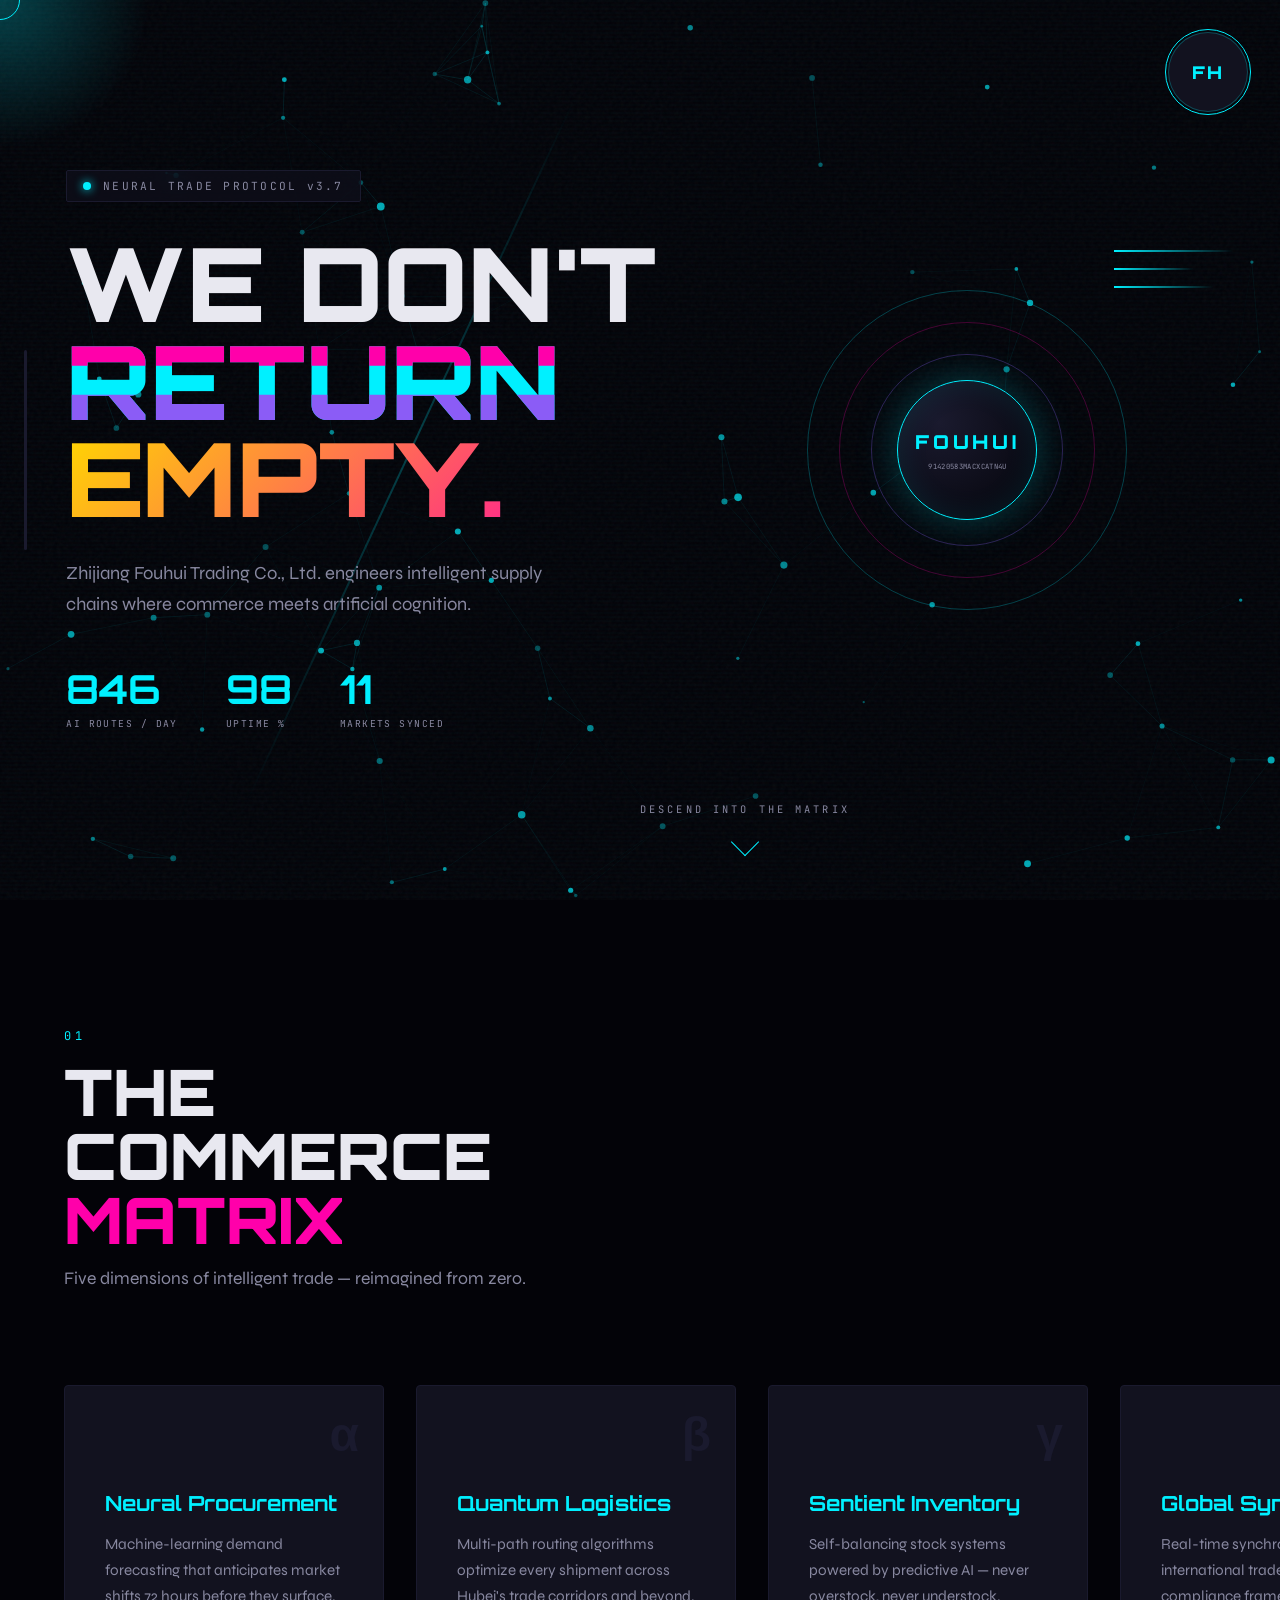
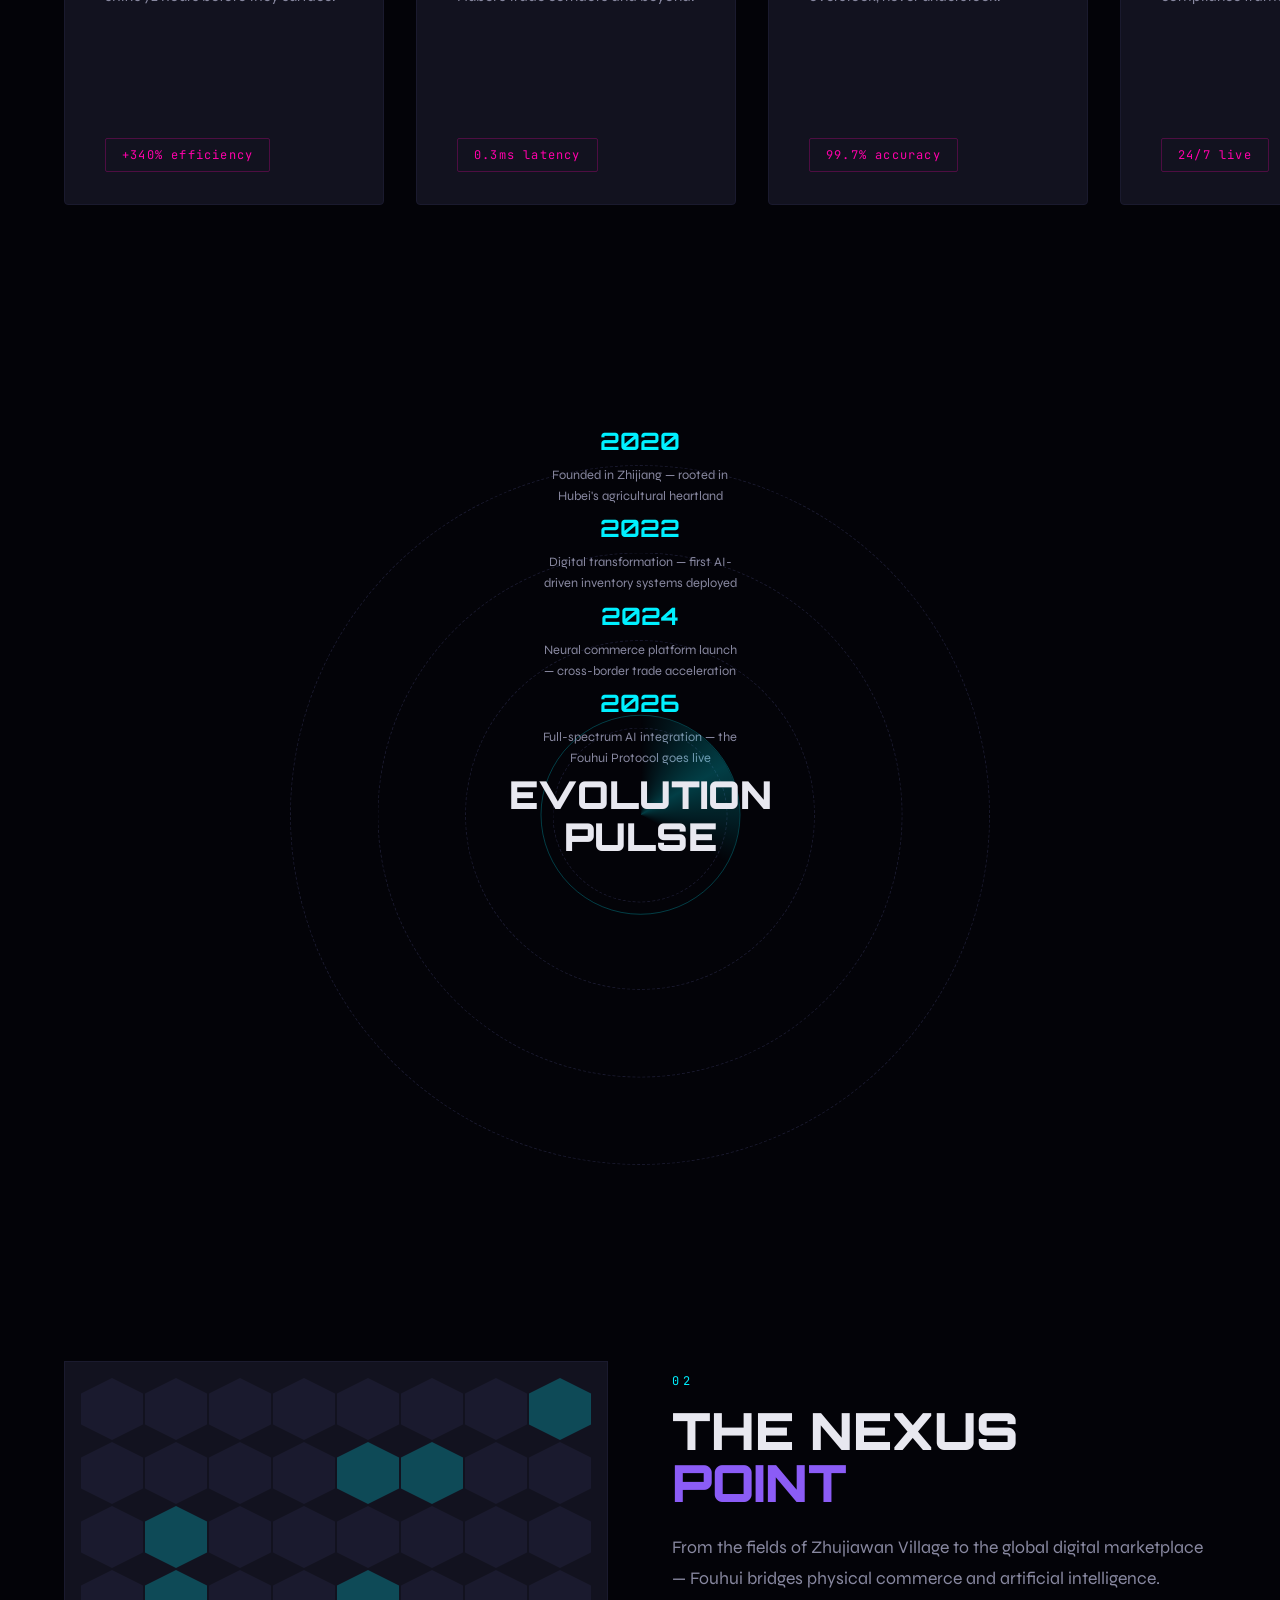
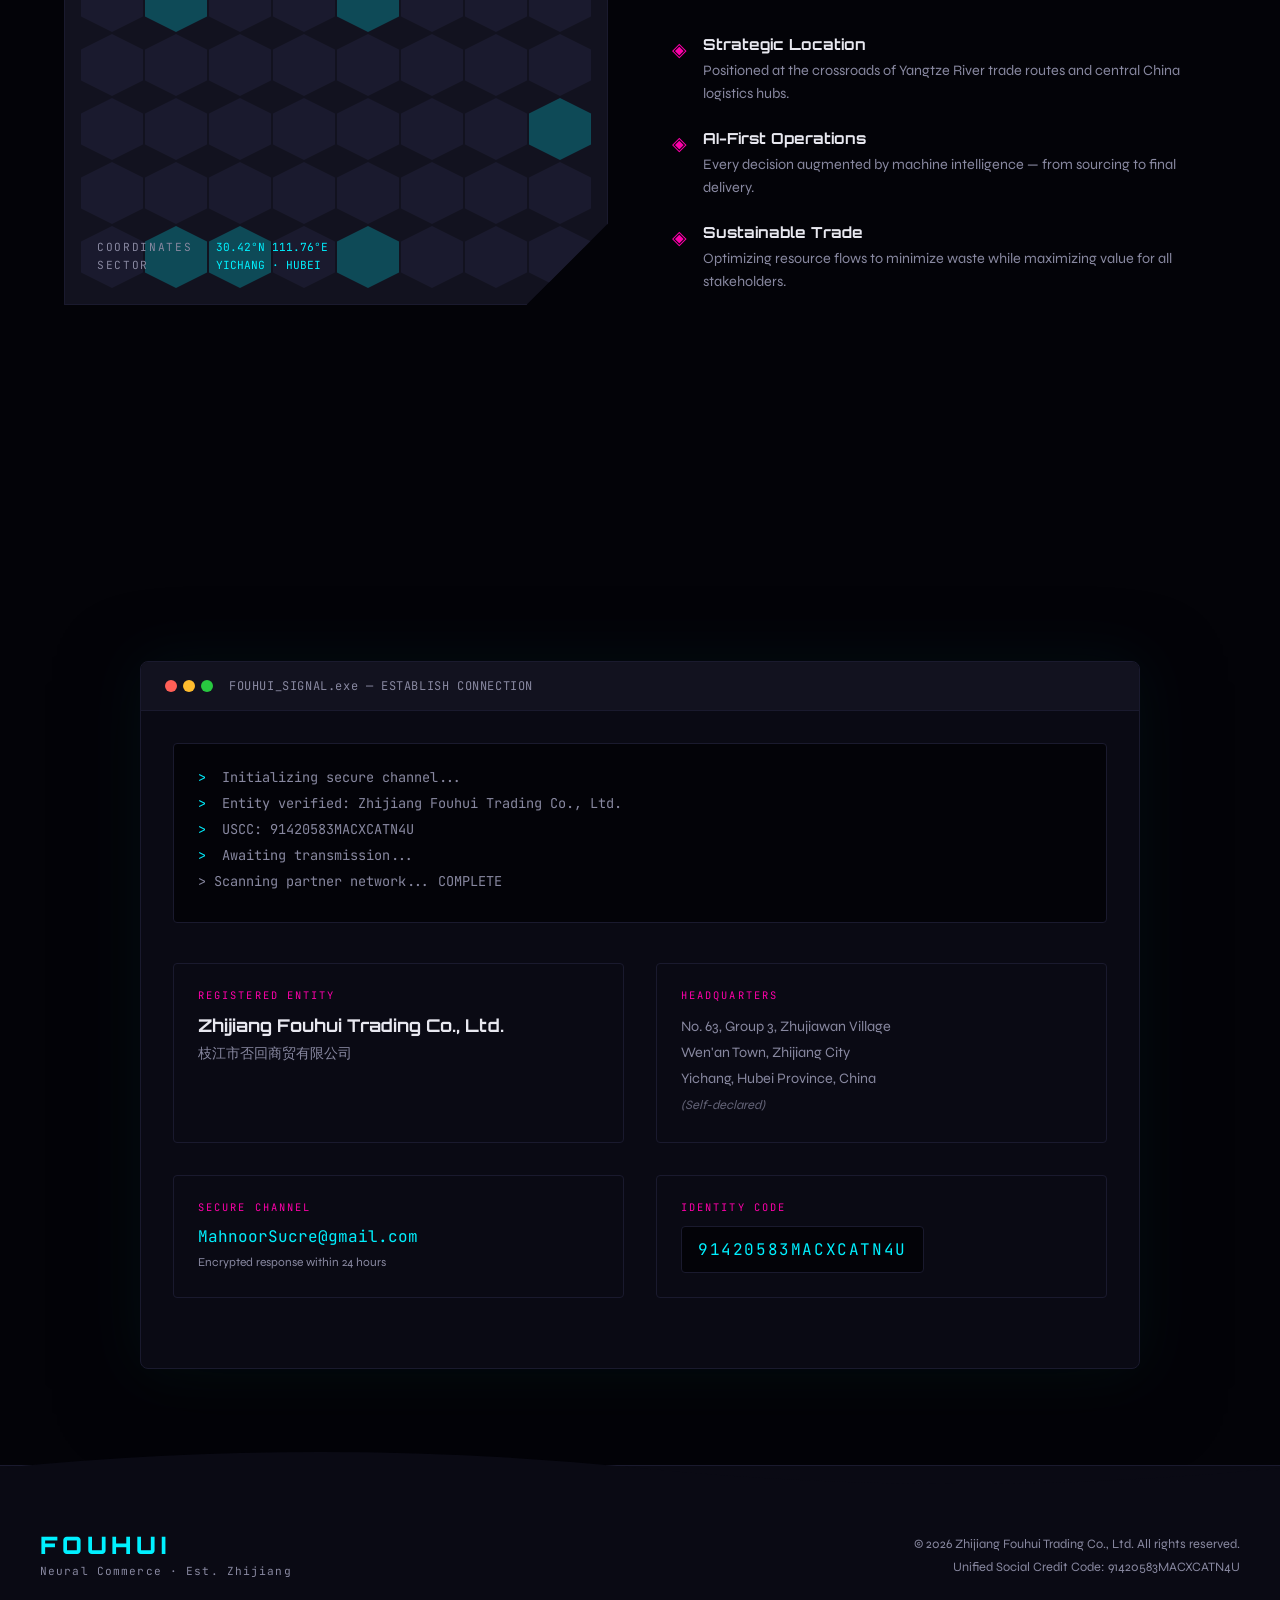
<file: index.html>
<!DOCTYPE html>
<html lang="en">
<head>
  <meta charset="UTF-8">
  <meta name="viewport" content="width=device-width, initial-scale=1.0">
  <meta name="description" content="Zhijiang Fouhui Trading Co., Ltd. — Intelligent commerce at the intersection of AI, logistics, and global trade.">
  <title>FOUHUI | Neural Commerce Nexus</title>
  <link rel="preconnect" href="https://fonts.googleapis.com">
  <link rel="preconnect" href="https://fonts.gstatic.com" crossorigin>
  <link href="https://fonts.googleapis.com/css2?family=Orbitron:wght@400;700;900&family=Syne:wght@400;600;800&family=JetBrains+Mono:wght@300;400&display=swap" rel="stylesheet">
  <link rel="stylesheet" href="styles.css">
</head>
<body>
  <div class="cursor-glow" id="cursorGlow"></div>
  <div class="cursor-ring" id="cursorRing"></div>

  <canvas id="neuralCanvas" aria-hidden="true"></canvas>
  <div class="scanlines" aria-hidden="true"></div>
  <div class="grain" aria-hidden="true"></div>

  <!-- Orbital Navigation -->
  <nav class="orbital-nav" aria-label="Primary navigation">
    <button class="orbital-core" id="navToggle" aria-expanded="false" aria-label="Open navigation">
      <span class="core-pulse"></span>
      <span class="core-text">FH</span>
    </button>
    <div class="orbital-ring" id="orbitalRing">
      <a href="#genesis" class="orbit-link" data-index="0"><span>GENESIS</span></a>
      <a href="#matrix" class="orbit-link" data-index="1"><span>MATRIX</span></a>
      <a href="#pulse" class="orbit-link" data-index="2"><span>PULSE</span></a>
      <a href="#nexus" class="orbit-link" data-index="3"><span>NEXUS</span></a>
      <a href="#signal" class="orbit-link" data-index="4"><span>SIGNAL</span></a>
    </div>
  </nav>

  <div class="progress-helix" aria-hidden="true">
    <div class="helix-fill" id="helixFill"></div>
  </div>

  <main>
    <!-- HERO: Diagonal Split Immersion -->
    <section id="genesis" class="section hero" data-section="0">
      <div class="hero-diagonal">
        <div class="hero-left">
          <div class="hero-badge">
            <span class="badge-dot"></span>
            NEURAL TRADE PROTOCOL v3.7
          </div>
          <h1 class="hero-title">
            <span class="title-line" data-delay="0">WE DON'T</span>
            <span class="title-line glitch" data-text="RETURN" data-delay="1">RETURN</span>
            <span class="title-line accent" data-delay="2">EMPTY.</span>
          </h1>
          <p class="hero-sub">
            Zhijiang Fouhui Trading Co., Ltd. engineers intelligent supply chains
            where commerce meets artificial cognition.
          </p>
          <div class="hero-stats">
            <div class="stat-cell">
              <span class="stat-num" data-target="847">0</span>
              <span class="stat-label">AI ROUTES / DAY</span>
            </div>
            <div class="stat-cell">
              <span class="stat-num" data-target="99">0</span>
              <span class="stat-label">UPTIME %</span>
            </div>
            <div class="stat-cell">
              <span class="stat-num" data-target="12">0</span>
              <span class="stat-label">MARKETS SYNCED</span>
            </div>
          </div>
        </div>
        <div class="hero-right">
          <div class="hologram-sphere">
            <div class="sphere-ring ring-1"></div>
            <div class="sphere-ring ring-2"></div>
            <div class="sphere-ring ring-3"></div>
            <div class="sphere-core">
              <span>FOUHUI</span>
              <small>91420583MACXCATN4U</small>
            </div>
          </div>
          <div class="data-stream">
            <div class="stream-line"></div>
            <div class="stream-line"></div>
            <div class="stream-line"></div>
          </div>
        </div>
      </div>
      <div class="scroll-invite">
        <span>DESCEND INTO THE MATRIX</span>
        <div class="scroll-arrow"></div>
      </div>
    </section>

    <!-- MATRIX: Horizontal Cascade Cards -->
    <section id="matrix" class="section matrix-section" data-section="1">
      <div class="section-header skew-header">
        <span class="section-index">01</span>
        <h2>THE COMMERCE<br><em>MATRIX</em></h2>
        <p>Five dimensions of intelligent trade — reimagined from zero.</p>
      </div>
      <div class="cascade-track" id="cascadeTrack">
        <article class="cascade-card" data-tilt>
          <div class="card-glow"></div>
          <span class="card-num">α</span>
          <h3>Neural Procurement</h3>
          <p>Machine-learning demand forecasting that anticipates market shifts 72 hours before they surface.</p>
          <div class="card-metric">+340% efficiency</div>
        </article>
        <article class="cascade-card" data-tilt>
          <div class="card-glow"></div>
          <span class="card-num">β</span>
          <h3>Quantum Logistics</h3>
          <p>Multi-path routing algorithms optimize every shipment across Hubei's trade corridors and beyond.</p>
          <div class="card-metric">0.3ms latency</div>
        </article>
        <article class="cascade-card" data-tilt>
          <div class="card-glow"></div>
          <span class="card-num">γ</span>
          <h3>Sentient Inventory</h3>
          <p>Self-balancing stock systems powered by predictive AI — never overstock, never understock.</p>
          <div class="card-metric">99.7% accuracy</div>
        </article>
        <article class="cascade-card" data-tilt>
          <div class="card-glow"></div>
          <span class="card-num">δ</span>
          <h3>Global Sync</h3>
          <p>Real-time synchronization with international trade networks and compliance frameworks.</p>
          <div class="card-metric">24/7 live</div>
        </article>
        <article class="cascade-card" data-tilt>
          <div class="card-glow"></div>
          <span class="card-num">ε</span>
          <h3>Trust Protocol</h3>
          <p>Blockchain-verified transactions and transparent supply chain provenance for every partner.</p>
          <div class="card-metric">100% traceable</div>
        </article>
      </div>
    </section>

    <!-- PULSE: Radial Timeline -->
    <section id="pulse" class="section pulse-section" data-section="2">
      <div class="pulse-container">
        <div class="pulse-center">
          <div class="pulse-radar"></div>
          <h2>EVOLUTION<br>PULSE</h2>
        </div>
        <div class="pulse-orbit orbit-1">
          <div class="pulse-node" data-year="2020">
            <span class="node-year">2020</span>
            <span class="node-event">Founded in Zhijiang — rooted in Hubei's agricultural heartland</span>
          </div>
        </div>
        <div class="pulse-orbit orbit-2">
          <div class="pulse-node" data-year="2022">
            <span class="node-year">2022</span>
            <span class="node-event">Digital transformation — first AI-driven inventory systems deployed</span>
          </div>
        </div>
        <div class="pulse-orbit orbit-3">
          <div class="pulse-node" data-year="2024">
            <span class="node-year">2024</span>
            <span class="node-event">Neural commerce platform launch — cross-border trade acceleration</span>
          </div>
        </div>
        <div class="pulse-orbit orbit-4">
          <div class="pulse-node" data-year="2026">
            <span class="node-year">2026</span>
            <span class="node-event">Full-spectrum AI integration — the Fouhui Protocol goes live</span>
          </div>
        </div>
      </div>
    </section>

    <!-- NEXUS: Split Reveal -->
    <section id="nexus" class="section nexus-section" data-section="3">
      <div class="nexus-grid">
        <div class="nexus-visual">
          <div class="hex-grid" id="hexGrid"></div>
          <div class="nexus-overlay">
            <span class="overlay-label">COORDINATES</span>
            <span class="overlay-value">30.42°N 111.76°E</span>
            <span class="overlay-label">SECTOR</span>
            <span class="overlay-value">YICHANG · HUBEI</span>
          </div>
        </div>
        <div class="nexus-content">
          <span class="section-index">02</span>
          <h2>THE NEXUS<br><em>POINT</em></h2>
          <p class="nexus-lead">
            From the fields of Zhujiawan Village to the global digital marketplace —
            Fouhui bridges physical commerce and artificial intelligence.
          </p>
          <ul class="nexus-list">
            <li>
              <span class="list-icon">◈</span>
              <div>
                <strong>Strategic Location</strong>
                <p>Positioned at the crossroads of Yangtze River trade routes and central China logistics hubs.</p>
              </div>
            </li>
            <li>
              <span class="list-icon">◈</span>
              <div>
                <strong>AI-First Operations</strong>
                <p>Every decision augmented by machine intelligence — from sourcing to final delivery.</p>
              </div>
            </li>
            <li>
              <span class="list-icon">◈</span>
              <div>
                <strong>Sustainable Trade</strong>
                <p>Optimizing resource flows to minimize waste while maximizing value for all stakeholders.</p>
              </div>
            </li>
          </ul>
        </div>
      </div>
    </section>

    <!-- SIGNAL: Contact Terminal -->
    <section id="signal" class="section signal-section" data-section="4">
      <div class="signal-terminal">
        <div class="terminal-header">
          <div class="terminal-dots">
            <span></span><span></span><span></span>
          </div>
          <span class="terminal-title">FOUHUI_SIGNAL.exe — ESTABLISH CONNECTION</span>
        </div>
        <div class="terminal-body">
          <div class="terminal-output" id="terminalOutput">
            <p class="term-line"><span class="prompt">></span> Initializing secure channel...</p>
            <p class="term-line"><span class="prompt">></span> Entity verified: Zhijiang Fouhui Trading Co., Ltd.</p>
            <p class="term-line"><span class="prompt">></span> USCC: 91420583MACXCATN4U</p>
            <p class="term-line"><span class="prompt">></span> Awaiting transmission...</p>
          </div>
          <div class="contact-grid">
            <div class="contact-block">
              <span class="contact-label">REGISTERED ENTITY</span>
              <h3>Zhijiang Fouhui Trading Co., Ltd.</h3>
              <p class="contact-cn">枝江市否回商贸有限公司</p>
            </div>
            <div class="contact-block">
              <span class="contact-label">HEADQUARTERS</span>
              <address>
                No. 63, Group 3, Zhujiawan Village<br>
                Wen'an Town, Zhijiang City<br>
                Yichang, Hubei Province, China<br>
                <em>(Self-declared)</em>
              </address>
            </div>
            <div class="contact-block">
              <span class="contact-label">SECURE CHANNEL</span>
              <a href="mailto:MahnoorSucre@gmail.com" class="contact-email">
                <span class="email-glow">MahnoorSucre@gmail.com</span>
              </a>
              <p class="contact-hint">Encrypted response within 24 hours</p>
            </div>
            <div class="contact-block">
              <span class="contact-label">IDENTITY CODE</span>
              <code class="uscc">91420583MACXCATN4U</code>
            </div>
          </div>
        </div>
      </div>
    </section>
  </main>

  <footer class="site-footer">
    <div class="footer-inner">
      <div class="footer-brand">
        <span class="footer-logo">FOUHUI</span>
        <span class="footer-tag">Neural Commerce · Est. Zhijiang</span>
      </div>
      <div class="footer-legal">
        <p>&copy; 2026 Zhijiang Fouhui Trading Co., Ltd. All rights reserved.</p>
        <p>Unified Social Credit Code: 91420583MACXCATN4U</p>
      </div>
      <div class="footer-wave" aria-hidden="true">
        <svg viewBox="0 0 1200 60" preserveAspectRatio="none">
          <path d="M0,30 Q300,0 600,30 T1200,30 L1200,60 L0,60 Z" fill="currentColor"/>
        </svg>
      </div>
    </div>
  </footer>

  <script src="script.js"></script>
</body>
</html>
</file>
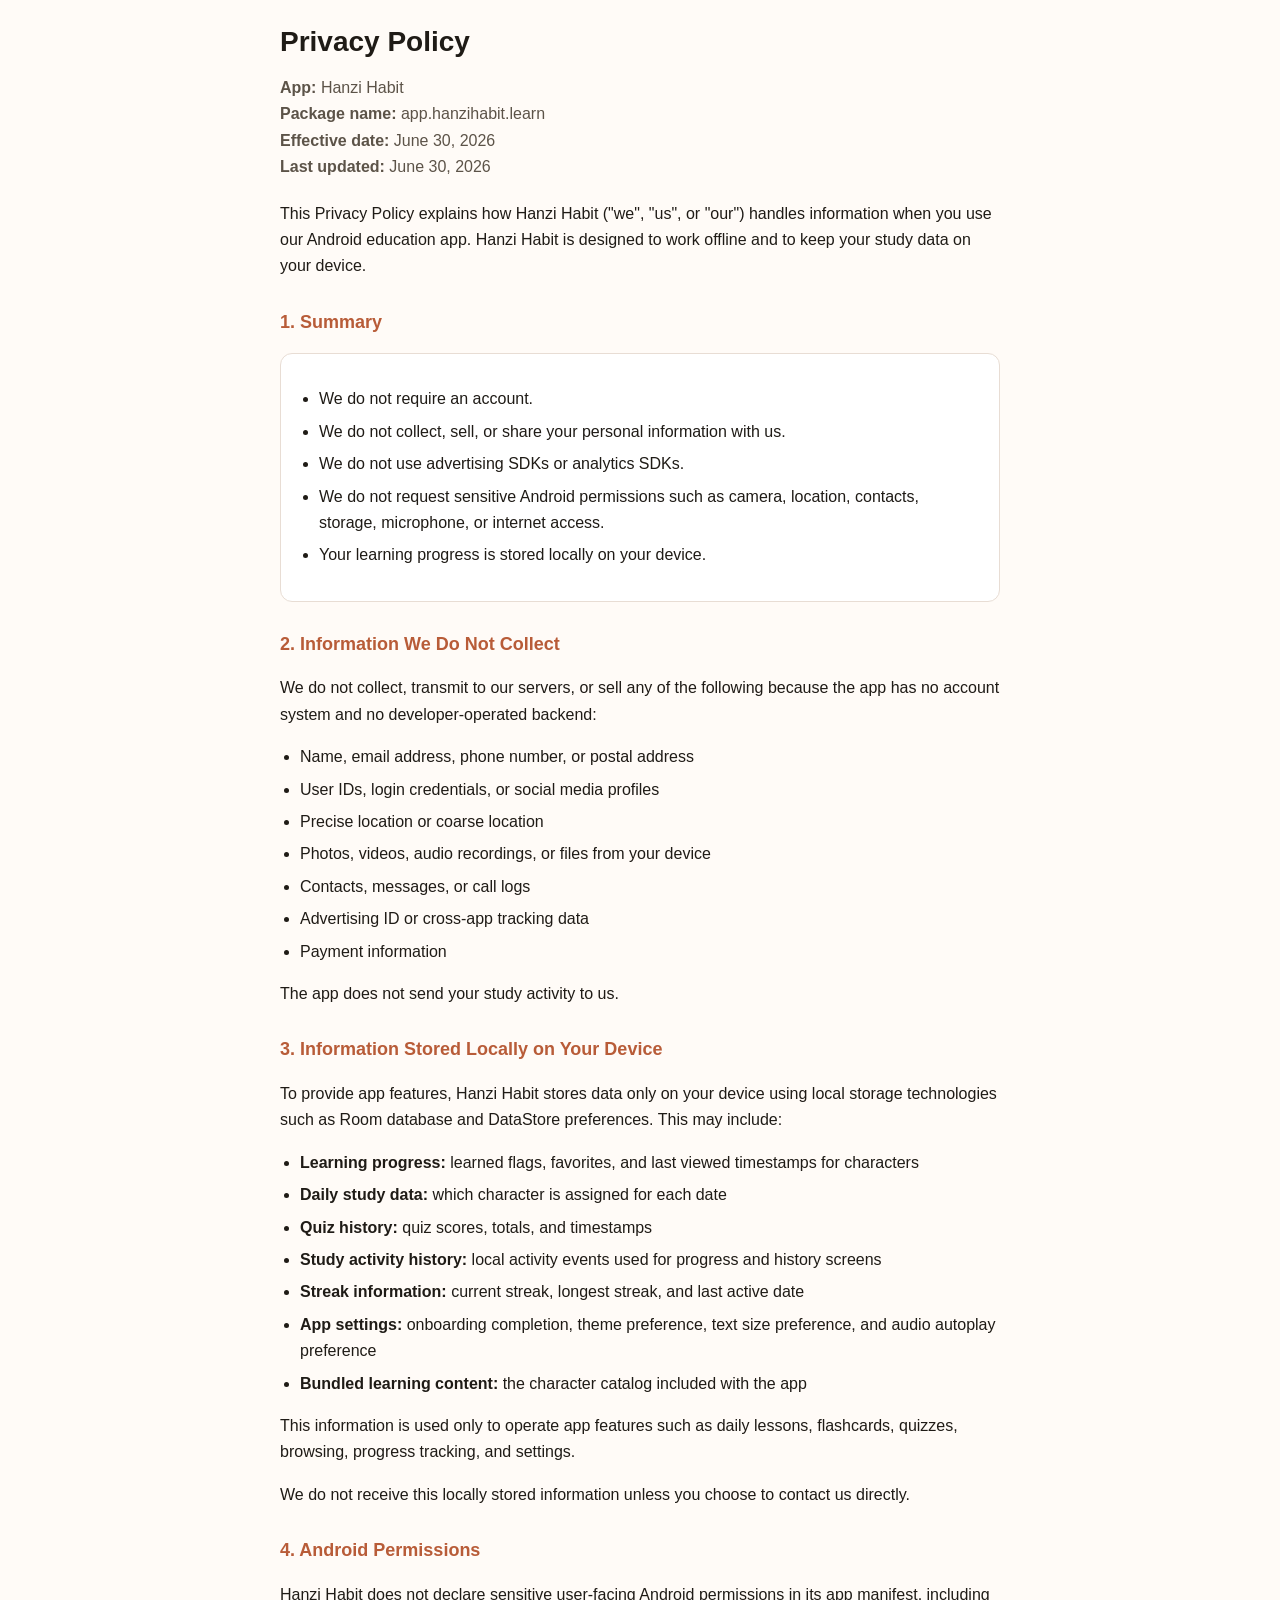
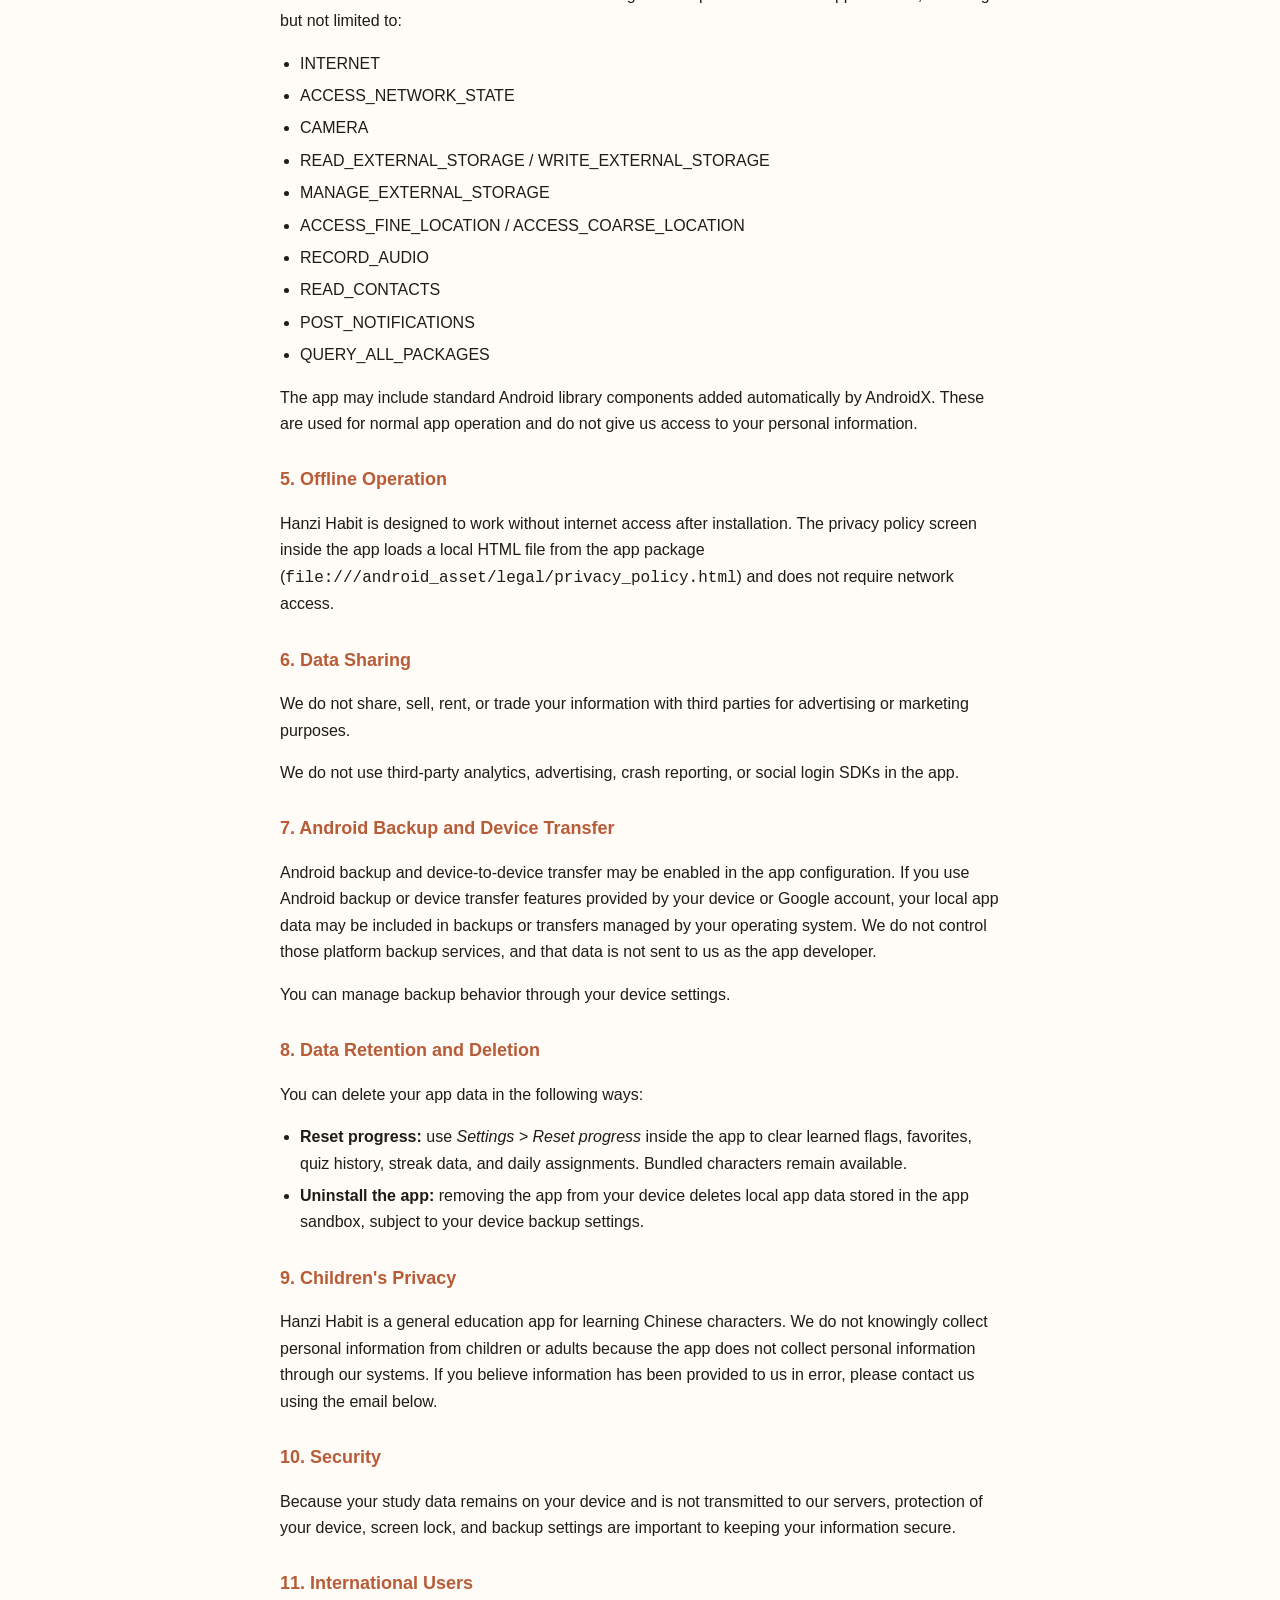
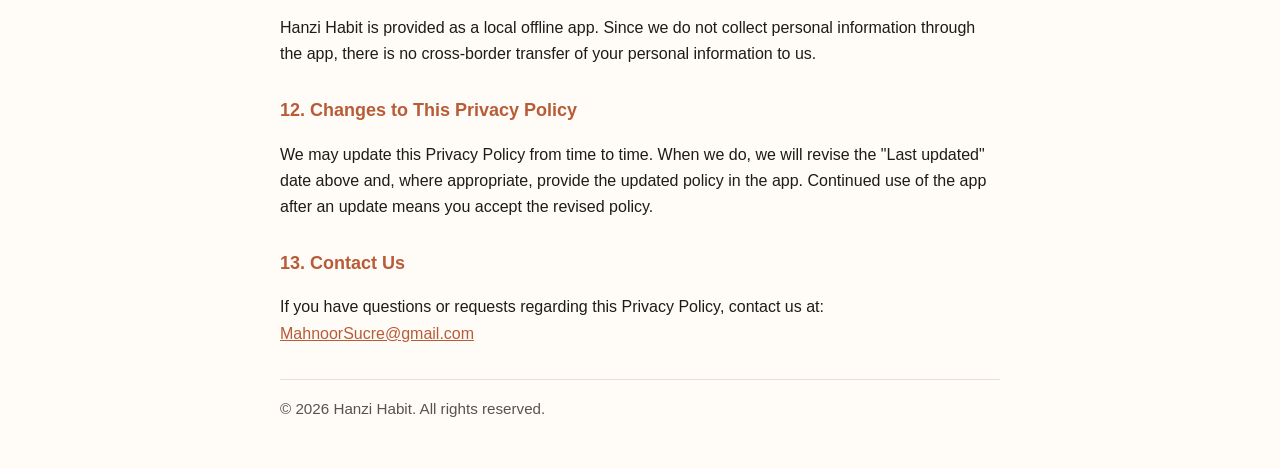
<file: privacy_policy.html>
﻿<!DOCTYPE html>
<html lang="en">
<head>
    <meta charset="utf-8" />
    <meta name="viewport" content="width=device-width, initial-scale=1" />
    <title>Privacy Policy - Hanzi Habit</title>
    <style>
        :root {
            color-scheme: light;
            --text: #1f1b16;
            --muted: #5c5348;
            --bg: #fffbf7;
            --accent: #b85c38;
            --border: #e8ddd4;
        }

        * {
            box-sizing: border-box;
        }

        body {
            margin: 0;
            font-family: -apple-system, BlinkMacSystemFont, "Segoe UI", Roboto, Helvetica, Arial, sans-serif;
            line-height: 1.65;
            color: var(--text);
            background: var(--bg);
        }

        main {
            max-width: 760px;
            margin: 0 auto;
            padding: 24px 20px 48px;
        }

        h1 {
            font-size: 1.75rem;
            line-height: 1.25;
            margin: 0 0 8px;
        }

        h2 {
            font-size: 1.125rem;
            margin: 28px 0 10px;
            color: var(--accent);
        }

        p,
        li {
            font-size: 1rem;
        }

        .meta {
            color: var(--muted);
            margin-bottom: 20px;
        }

        ul {
            padding-left: 1.25rem;
        }

        li + li {
            margin-top: 6px;
        }

        a {
            color: var(--accent);
            word-break: break-word;
        }

        .card {
            border: 1px solid var(--border);
            border-radius: 12px;
            padding: 16px 18px;
            background: #ffffff;
            margin: 16px 0;
        }

        footer {
            margin-top: 32px;
            padding-top: 16px;
            border-top: 1px solid var(--border);
            color: var(--muted);
            font-size: 0.95rem;
        }
    </style>
</head>
<body>
<main>
    <h1>Privacy Policy</h1>
    <p class="meta"><strong>App:</strong> Hanzi Habit<br /><strong>Package name:</strong> app.hanzihabit.learn<br /><strong>Effective date:</strong> June 30, 2026<br /><strong>Last updated:</strong> June 30, 2026</p>

    <p>
        This Privacy Policy explains how Hanzi Habit ("we", "us", or "our") handles information when you use our Android education app.
        Hanzi Habit is designed to work offline and to keep your study data on your device.
    </p>

    <h2>1. Summary</h2>
    <div class="card">
        <ul>
            <li>We do not require an account.</li>
            <li>We do not collect, sell, or share your personal information with us.</li>
            <li>We do not use advertising SDKs or analytics SDKs.</li>
            <li>We do not request sensitive Android permissions such as camera, location, contacts, storage, microphone, or internet access.</li>
            <li>Your learning progress is stored locally on your device.</li>
        </ul>
    </div>

    <h2>2. Information We Do Not Collect</h2>
    <p>We do not collect, transmit to our servers, or sell any of the following because the app has no account system and no developer-operated backend:</p>
    <ul>
        <li>Name, email address, phone number, or postal address</li>
        <li>User IDs, login credentials, or social media profiles</li>
        <li>Precise location or coarse location</li>
        <li>Photos, videos, audio recordings, or files from your device</li>
        <li>Contacts, messages, or call logs</li>
        <li>Advertising ID or cross-app tracking data</li>
        <li>Payment information</li>
    </ul>
    <p>The app does not send your study activity to us.</p>

    <h2>3. Information Stored Locally on Your Device</h2>
    <p>To provide app features, Hanzi Habit stores data only on your device using local storage technologies such as Room database and DataStore preferences. This may include:</p>
    <ul>
        <li><strong>Learning progress:</strong> learned flags, favorites, and last viewed timestamps for characters</li>
        <li><strong>Daily study data:</strong> which character is assigned for each date</li>
        <li><strong>Quiz history:</strong> quiz scores, totals, and timestamps</li>
        <li><strong>Study activity history:</strong> local activity events used for progress and history screens</li>
        <li><strong>Streak information:</strong> current streak, longest streak, and last active date</li>
        <li><strong>App settings:</strong> onboarding completion, theme preference, text size preference, and audio autoplay preference</li>
        <li><strong>Bundled learning content:</strong> the character catalog included with the app</li>
    </ul>
    <p>This information is used only to operate app features such as daily lessons, flashcards, quizzes, browsing, progress tracking, and settings.</p>
    <p>We do not receive this locally stored information unless you choose to contact us directly.</p>

    <h2>4. Android Permissions</h2>
    <p>Hanzi Habit does not declare sensitive user-facing Android permissions in its app manifest, including but not limited to:</p>
    <ul>
        <li>INTERNET</li>
        <li>ACCESS_NETWORK_STATE</li>
        <li>CAMERA</li>
        <li>READ_EXTERNAL_STORAGE / WRITE_EXTERNAL_STORAGE</li>
        <li>MANAGE_EXTERNAL_STORAGE</li>
        <li>ACCESS_FINE_LOCATION / ACCESS_COARSE_LOCATION</li>
        <li>RECORD_AUDIO</li>
        <li>READ_CONTACTS</li>
        <li>POST_NOTIFICATIONS</li>
        <li>QUERY_ALL_PACKAGES</li>
    </ul>
    <p>
        The app may include standard Android library components added automatically by AndroidX.
        These are used for normal app operation and do not give us access to your personal information.
    </p>

    <h2>5. Offline Operation</h2>
    <p>
        Hanzi Habit is designed to work without internet access after installation.
        The privacy policy screen inside the app loads a local HTML file from the app package
        (<code>file:///android_asset/legal/privacy_policy.html</code>) and does not require network access.
    </p>

    <h2>6. Data Sharing</h2>
    <p>We do not share, sell, rent, or trade your information with third parties for advertising or marketing purposes.</p>
    <p>We do not use third-party analytics, advertising, crash reporting, or social login SDKs in the app.</p>

    <h2>7. Android Backup and Device Transfer</h2>
    <p>
        Android backup and device-to-device transfer may be enabled in the app configuration.
        If you use Android backup or device transfer features provided by your device or Google account,
        your local app data may be included in backups or transfers managed by your operating system.
        We do not control those platform backup services, and that data is not sent to us as the app developer.
    </p>
    <p>You can manage backup behavior through your device settings.</p>

    <h2>8. Data Retention and Deletion</h2>
    <p>You can delete your app data in the following ways:</p>
    <ul>
        <li><strong>Reset progress:</strong> use <em>Settings &gt; Reset progress</em> inside the app to clear learned flags, favorites, quiz history, streak data, and daily assignments. Bundled characters remain available.</li>
        <li><strong>Uninstall the app:</strong> removing the app from your device deletes local app data stored in the app sandbox, subject to your device backup settings.</li>
    </ul>

    <h2>9. Children's Privacy</h2>
    <p>
        Hanzi Habit is a general education app for learning Chinese characters.
        We do not knowingly collect personal information from children or adults because the app does not collect personal information through our systems.
        If you believe information has been provided to us in error, please contact us using the email below.
    </p>

    <h2>10. Security</h2>
    <p>
        Because your study data remains on your device and is not transmitted to our servers,
        protection of your device, screen lock, and backup settings are important to keeping your information secure.
    </p>

    <h2>11. International Users</h2>
    <p>
        Hanzi Habit is provided as a local offline app.
        Since we do not collect personal information through the app, there is no cross-border transfer of your personal information to us.
    </p>

    <h2>12. Changes to This Privacy Policy</h2>
    <p>
        We may update this Privacy Policy from time to time.
        When we do, we will revise the "Last updated" date above and, where appropriate, provide the updated policy in the app.
        Continued use of the app after an update means you accept the revised policy.
    </p>

    <h2>13. Contact Us</h2>
    <p>
        If you have questions or requests regarding this Privacy Policy, contact us at:
        <a href="mailto:MahnoorSucre@gmail.com">MahnoorSucre@gmail.com</a>
    </p>

    <footer>
        &copy; 2026 Hanzi Habit. All rights reserved.
    </footer>
</main>
</body>
</html>
</file>
<file: styles.css>
/* ============================================
   FOUHUI — Neural Commerce Nexus
   Unconventional AI-Tech Visual System
   ============================================ */

:root {
  --void: #030308;
  --deep: #0a0a14;
  --surface: #12121f;
  --elevated: #1a1a2e;
  --cyan: #00f0ff;
  --cyan-dim: #00f0ff40;
  --magenta: #ff00aa;
  --magenta-dim: #ff00aa40;
  --violet: #8b5cf6;
  --gold: #ffd700;
  --text: #e8e8f0;
  --text-dim: #8888a0;
  --font-display: 'Orbitron', sans-serif;
  --font-body: 'Syne', sans-serif;
  --font-mono: 'JetBrains Mono', monospace;
}

*, *::before, *::after {
  margin: 0;
  padding: 0;
  box-sizing: border-box;
}

html {
  scroll-behavior: smooth;
  font-size: 16px;
}

body {
  font-family: var(--font-body);
  background: var(--void);
  color: var(--text);
  overflow-x: hidden;
  cursor: none;
}

::selection {
  background: var(--cyan);
  color: var(--void);
}

/* ---- Custom Cursor ---- */
.cursor-glow {
  position: fixed;
  width: 300px;
  height: 300px;
  border-radius: 50%;
  background: radial-gradient(circle, var(--cyan-dim) 0%, transparent 70%);
  pointer-events: none;
  z-index: 9998;
  transform: translate(-50%, -50%);
  transition: opacity 0.3s;
  mix-blend-mode: screen;
}

.cursor-ring {
  position: fixed;
  width: 40px;
  height: 40px;
  border: 1px solid var(--cyan);
  border-radius: 50%;
  pointer-events: none;
  z-index: 9999;
  transform: translate(-50%, -50%);
  transition: width 0.2s, height 0.2s, border-color 0.2s;
}

body:has(a:hover) .cursor-ring,
body:has(button:hover) .cursor-ring {
  width: 60px;
  height: 60px;
  border-color: var(--magenta);
}

/* ---- Canvas & Overlays ---- */
#neuralCanvas {
  position: fixed;
  inset: 0;
  z-index: 0;
  pointer-events: none;
}

.scanlines {
  position: fixed;
  inset: 0;
  z-index: 1;
  pointer-events: none;
  background: repeating-linear-gradient(
    0deg,
    transparent,
    transparent 2px,
    rgba(0, 240, 255, 0.015) 2px,
    rgba(0, 240, 255, 0.015) 4px
  );
}

.grain {
  position: fixed;
  inset: 0;
  z-index: 2;
  pointer-events: none;
  opacity: 0.04;
  background-image: url("data:image/svg+xml,%3Csvg viewBox='0 0 256 256' xmlns='http://www.w3.org/2000/svg'%3E%3Cfilter id='n'%3E%3CfeTurbulence type='fractalNoise' baseFrequency='0.9' numOctaves='4' stitchTiles='stitch'/%3E%3C/filter%3E%3Crect width='100%25' height='100%25' filter='url(%23n)'/%3E%3C/svg%3E");
}

/* ---- Orbital Navigation ---- */
.orbital-nav {
  position: fixed;
  top: 2rem;
  right: 2rem;
  z-index: 1000;
  width: 80px;
  height: 80px;
}

.orbital-core {
  position: absolute;
  inset: 0;
  border: none;
  border-radius: 50%;
  background: var(--surface);
  border: 1px solid var(--cyan-dim);
  cursor: none;
  display: flex;
  align-items: center;
  justify-content: center;
  z-index: 2;
  transition: transform 0.4s cubic-bezier(0.34, 1.56, 0.64, 1);
}

.orbital-core:hover {
  transform: scale(1.1);
}

.core-pulse {
  position: absolute;
  inset: -4px;
  border-radius: 50%;
  border: 1px solid var(--cyan);
  animation: corePulse 2s ease-in-out infinite;
}

.core-text {
  font-family: var(--font-display);
  font-weight: 900;
  font-size: 1.1rem;
  color: var(--cyan);
  letter-spacing: 0.1em;
}

.orbital-ring {
  position: absolute;
  top: 50%;
  left: 50%;
  width: 0;
  height: 0;
  transition: none;
}

.orbital-ring.open .orbit-link {
  opacity: 1;
  pointer-events: auto;
}

.orbit-link {
  position: absolute;
  width: 70px;
  height: 70px;
  border-radius: 50%;
  background: var(--elevated);
  border: 1px solid var(--magenta-dim);
  display: flex;
  align-items: center;
  justify-content: center;
  text-decoration: none;
  opacity: 0;
  pointer-events: none;
  transition: opacity 0.3s, transform 0.3s, border-color 0.3s, background 0.3s;
  transform: translate(-50%, -50%);
}

.orbit-link span {
  font-family: var(--font-mono);
  font-size: 0.55rem;
  color: var(--text);
  letter-spacing: 0.15em;
}

.orbit-link:hover {
  border-color: var(--magenta);
  background: var(--magenta-dim);
  transform: translate(-50%, -50%) scale(1.15);
}

/* ---- Progress Helix ---- */
.progress-helix {
  position: fixed;
  left: 1.5rem;
  top: 50%;
  transform: translateY(-50%);
  width: 3px;
  height: 200px;
  background: var(--elevated);
  border-radius: 3px;
  z-index: 100;
  overflow: hidden;
}

.helix-fill {
  width: 100%;
  height: 0%;
  background: linear-gradient(180deg, var(--cyan), var(--magenta));
  border-radius: 3px;
  transition: height 0.1s linear;
  box-shadow: 0 0 20px var(--cyan-dim);
}

/* ---- Sections Base ---- */
main {
  position: relative;
  z-index: 10;
}

.section {
  min-height: 100vh;
  position: relative;
  padding: 4rem 2rem;
}

.section-index {
  font-family: var(--font-mono);
  font-size: 0.75rem;
  color: var(--cyan);
  letter-spacing: 0.3em;
  display: block;
  margin-bottom: 1rem;
}

/* ---- HERO ---- */
.hero {
  display: flex;
  flex-direction: column;
  justify-content: center;
  padding: 6rem 4rem;
  overflow: hidden;
}

.hero-diagonal {
  display: grid;
  grid-template-columns: 1.2fr 1fr;
  gap: 4rem;
  align-items: center;
  max-width: 1400px;
  margin: 0 auto;
  position: relative;
}

.hero-diagonal::before {
  content: '';
  position: absolute;
  top: -20%;
  left: 30%;
  width: 2px;
  height: 140%;
  background: linear-gradient(180deg, transparent, var(--cyan-dim), transparent);
  transform: rotate(25deg);
  pointer-events: none;
}

.hero-badge {
  display: inline-flex;
  align-items: center;
  gap: 0.75rem;
  font-family: var(--font-mono);
  font-size: 0.7rem;
  letter-spacing: 0.2em;
  color: var(--text-dim);
  margin-bottom: 2rem;
  padding: 0.5rem 1rem;
  border: 1px solid var(--elevated);
  border-radius: 2px;
  background: rgba(18, 18, 31, 0.6);
  backdrop-filter: blur(10px);
}

.badge-dot {
  width: 8px;
  height: 8px;
  background: var(--cyan);
  border-radius: 50%;
  animation: blink 1.5s ease-in-out infinite;
  box-shadow: 0 0 10px var(--cyan);
}

.hero-title {
  font-family: var(--font-display);
  line-height: 0.95;
  margin-bottom: 2rem;
}

.title-line {
  display: block;
  font-size: clamp(3rem, 8vw, 7rem);
  font-weight: 900;
  opacity: 0;
  transform: translateX(-60px);
  animation: slideIn 0.8s cubic-bezier(0.16, 1, 0.3, 1) forwards;
}

.title-line[data-delay="0"] { animation-delay: 0.2s; }
.title-line[data-delay="1"] { animation-delay: 0.5s; }
.title-line[data-delay="2"] { animation-delay: 0.8s; }

.title-line.glitch {
  color: var(--cyan);
  position: relative;
}

.title-line.glitch::before,
.title-line.glitch::after {
  content: attr(data-text);
  position: absolute;
  left: 0;
  top: 0;
  width: 100%;
  overflow: hidden;
}

.title-line.glitch::before {
  color: var(--magenta);
  animation: glitch1 3s infinite linear;
  clip-path: polygon(0 0, 100% 0, 100% 35%, 0 35%);
}

.title-line.glitch::after {
  color: var(--violet);
  animation: glitch2 2s infinite linear;
  clip-path: polygon(0 65%, 100% 65%, 100% 100%, 0 100%);
}

.title-line.accent {
  background: linear-gradient(135deg, var(--gold), var(--magenta));
  -webkit-background-clip: text;
  -webkit-text-fill-color: transparent;
  background-clip: text;
}

.hero-sub {
  font-size: 1.15rem;
  line-height: 1.7;
  color: var(--text-dim);
  max-width: 480px;
  margin-bottom: 3rem;
  opacity: 0;
  animation: fadeUp 0.8s 1s forwards;
}

.hero-stats {
  display: flex;
  gap: 3rem;
  opacity: 0;
  animation: fadeUp 0.8s 1.3s forwards;
}

.stat-cell {
  display: flex;
  flex-direction: column;
}

.stat-num {
  font-family: var(--font-display);
  font-size: 2.5rem;
  font-weight: 700;
  color: var(--cyan);
  line-height: 1;
}

.stat-label {
  font-family: var(--font-mono);
  font-size: 0.6rem;
  letter-spacing: 0.15em;
  color: var(--text-dim);
  margin-top: 0.5rem;
}

/* Hologram Sphere */
.hero-right {
  display: flex;
  align-items: center;
  justify-content: center;
  position: relative;
  min-height: 500px;
}

.hologram-sphere {
  position: relative;
  width: 320px;
  height: 320px;
  display: flex;
  align-items: center;
  justify-content: center;
}

.sphere-ring {
  position: absolute;
  border-radius: 50%;
  border: 1px solid;
  animation: sphereRotate linear infinite;
}

.ring-1 {
  width: 100%;
  height: 100%;
  border-color: var(--cyan-dim);
  animation-duration: 20s;
}

.ring-2 {
  width: 80%;
  height: 80%;
  border-color: var(--magenta-dim);
  animation-duration: 15s;
  animation-direction: reverse;
}

.ring-3 {
  width: 60%;
  height: 60%;
  border-color: var(--violet);
  opacity: 0.3;
  animation-duration: 10s;
}

.sphere-core {
  width: 140px;
  height: 140px;
  border-radius: 50%;
  background: radial-gradient(circle at 30% 30%, var(--elevated), var(--void));
  border: 1px solid var(--cyan);
  display: flex;
  flex-direction: column;
  align-items: center;
  justify-content: center;
  box-shadow:
    0 0 40px var(--cyan-dim),
    inset 0 0 30px rgba(0, 240, 255, 0.1);
  z-index: 1;
}

.sphere-core span {
  font-family: var(--font-display);
  font-weight: 900;
  font-size: 1.2rem;
  color: var(--cyan);
  letter-spacing: 0.2em;
}

.sphere-core small {
  font-family: var(--font-mono);
  font-size: 0.45rem;
  color: var(--text-dim);
  margin-top: 0.5rem;
  letter-spacing: 0.05em;
}

.data-stream {
  position: absolute;
  right: -20px;
  top: 10%;
  display: flex;
  flex-direction: column;
  gap: 1rem;
}

.stream-line {
  width: 120px;
  height: 2px;
  background: linear-gradient(90deg, var(--cyan), transparent);
  animation: streamFlow 2s ease-in-out infinite;
}

.stream-line:nth-child(2) { animation-delay: 0.4s; width: 80px; }
.stream-line:nth-child(3) { animation-delay: 0.8s; width: 100px; }

.scroll-invite {
  position: absolute;
  bottom: 3rem;
  left: 50%;
  transform: translateX(-50%);
  display: flex;
  flex-direction: column;
  align-items: center;
  gap: 1rem;
  opacity: 0;
  animation: fadeUp 0.8s 2s forwards;
}

.scroll-invite span {
  font-family: var(--font-mono);
  font-size: 0.65rem;
  letter-spacing: 0.3em;
  color: var(--text-dim);
}

.scroll-arrow {
  width: 20px;
  height: 20px;
  border-right: 1px solid var(--cyan);
  border-bottom: 1px solid var(--cyan);
  transform: rotate(45deg);
  animation: bounce 2s ease-in-out infinite;
}

/* ---- MATRIX SECTION ---- */
.matrix-section {
  padding: 8rem 0;
  overflow: hidden;
}

.skew-header {
  transform: skewY(-3deg);
  padding: 0 4rem 4rem;
  max-width: 600px;
}

.skew-header h2 {
  font-family: var(--font-display);
  font-size: clamp(2.5rem, 5vw, 4rem);
  font-weight: 900;
  line-height: 1;
  margin-bottom: 1rem;
}

.skew-header h2 em {
  font-style: normal;
  color: var(--magenta);
}

.skew-header p {
  color: var(--text-dim);
  font-size: 1.1rem;
}

.cascade-track {
  display: flex;
  gap: 2rem;
  padding: 2rem 4rem;
  overflow-x: auto;
  scroll-snap-type: x mandatory;
  -webkit-overflow-scrolling: touch;
  scrollbar-width: none;
}

.cascade-track::-webkit-scrollbar { display: none; }

.cascade-card {
  flex: 0 0 320px;
  height: 420px;
  background: var(--surface);
  border: 1px solid var(--elevated);
  border-radius: 4px;
  padding: 2.5rem;
  position: relative;
  overflow: hidden;
  scroll-snap-align: center;
  transform: perspective(800px) rotateY(-5deg);
  transition: transform 0.4s, border-color 0.4s;
  cursor: none;
}

.cascade-card:hover {
  transform: perspective(800px) rotateY(0deg) translateY(-10px);
  border-color: var(--cyan-dim);
}

.card-glow {
  position: absolute;
  top: -50%;
  left: -50%;
  width: 200%;
  height: 200%;
  background: radial-gradient(circle at var(--mouse-x, 50%) var(--mouse-y, 50%), var(--cyan-dim), transparent 50%);
  opacity: 0;
  transition: opacity 0.3s;
  pointer-events: none;
}

.cascade-card:hover .card-glow { opacity: 1; }

.card-num {
  font-family: var(--font-display);
  font-size: 3rem;
  color: var(--elevated);
  font-weight: 900;
  position: absolute;
  top: 1rem;
  right: 1.5rem;
}

.cascade-card h3 {
  font-family: var(--font-display);
  font-size: 1.3rem;
  margin-top: 4rem;
  margin-bottom: 1rem;
  color: var(--cyan);
}

.cascade-card p {
  color: var(--text-dim);
  line-height: 1.7;
  font-size: 0.95rem;
}

.card-metric {
  position: absolute;
  bottom: 2rem;
  left: 2.5rem;
  font-family: var(--font-mono);
  font-size: 0.75rem;
  color: var(--magenta);
  letter-spacing: 0.1em;
  padding: 0.5rem 1rem;
  border: 1px solid var(--magenta-dim);
  border-radius: 2px;
}

/* ---- PULSE SECTION ---- */
.pulse-section {
  display: flex;
  align-items: center;
  justify-content: center;
  min-height: 100vh;
  padding: 6rem 2rem;
}

.pulse-container {
  position: relative;
  width: min(90vw, 700px);
  height: min(90vw, 700px);
}

.pulse-center {
  position: absolute;
  top: 50%;
  left: 50%;
  transform: translate(-50%, -50%);
  text-align: center;
  z-index: 2;
}

.pulse-radar {
  position: absolute;
  top: 50%;
  left: 50%;
  width: 200px;
  height: 200px;
  transform: translate(-50%, -50%);
  border-radius: 50%;
  border: 1px solid var(--cyan-dim);
}

.pulse-radar::before {
  content: '';
  position: absolute;
  inset: 0;
  border-radius: 50%;
  background: conic-gradient(from 0deg, transparent 0deg, var(--cyan-dim) 60deg, transparent 120deg);
  animation: radarSweep 4s linear infinite;
}

.pulse-center h2 {
  font-family: var(--font-display);
  font-size: clamp(1.5rem, 3vw, 2.5rem);
  font-weight: 900;
  line-height: 1.1;
  position: relative;
  z-index: 1;
}

.pulse-orbit {
  position: absolute;
  top: 50%;
  left: 50%;
  border-radius: 50%;
  border: 1px dashed var(--elevated);
  transform: translate(-50%, -50%);
}

.orbit-1 { width: 100%; height: 100%; animation: orbitSpin 60s linear infinite; }
.orbit-2 { width: 75%; height: 75%; animation: orbitSpin 45s linear infinite reverse; }
.orbit-3 { width: 50%; height: 50%; animation: orbitSpin 30s linear infinite; }
.orbit-4 { width: 25%; height: 25%; animation: orbitSpin 20s linear infinite reverse; }

.pulse-node {
  position: absolute;
  top: 0;
  left: 50%;
  transform: translate(-50%, -50%);
  width: 200px;
  text-align: center;
  animation: counterSpin 60s linear infinite;
}

.orbit-2 .pulse-node { animation-duration: 45s; animation-direction: reverse; }
.orbit-3 .pulse-node { animation-duration: 30s; }
.orbit-4 .pulse-node { animation-duration: 20s; animation-direction: reverse; }

.node-year {
  display: block;
  font-family: var(--font-display);
  font-size: 1.5rem;
  font-weight: 700;
  color: var(--cyan);
  margin-bottom: 0.5rem;
}

.node-event {
  font-size: 0.8rem;
  color: var(--text-dim);
  line-height: 1.5;
}

/* ---- NEXUS SECTION ---- */
.nexus-section {
  padding: 6rem 4rem;
}

.nexus-grid {
  display: grid;
  grid-template-columns: 1fr 1fr;
  gap: 4rem;
  max-width: 1300px;
  margin: 0 auto;
  align-items: center;
}

.nexus-visual {
  position: relative;
  aspect-ratio: 1;
  background: var(--surface);
  border: 1px solid var(--elevated);
  overflow: hidden;
  clip-path: polygon(0 0, 100% 0, 100% 85%, 85% 100%, 0 100%);
}

.hex-grid {
  position: absolute;
  inset: 0;
  display: grid;
  grid-template-columns: repeat(8, 1fr);
  grid-template-rows: repeat(8, 1fr);
  gap: 2px;
  padding: 1rem;
}

.hex-cell {
  background: var(--elevated);
  clip-path: polygon(50% 0%, 100% 25%, 100% 75%, 50% 100%, 0% 75%, 0% 25%);
  transition: background 0.5s, box-shadow 0.5s;
}

.hex-cell.active {
  background: var(--cyan-dim);
  box-shadow: 0 0 15px var(--cyan-dim);
}

.nexus-overlay {
  position: absolute;
  bottom: 2rem;
  left: 2rem;
  display: grid;
  grid-template-columns: auto 1fr;
  gap: 0.25rem 1.5rem;
  font-family: var(--font-mono);
  font-size: 0.7rem;
}

.overlay-label {
  color: var(--text-dim);
  letter-spacing: 0.15em;
}

.overlay-value {
  color: var(--cyan);
}

.nexus-content h2 {
  font-family: var(--font-display);
  font-size: clamp(2.5rem, 4vw, 3.5rem);
  font-weight: 900;
  line-height: 1;
  margin-bottom: 1.5rem;
}

.nexus-content h2 em {
  font-style: normal;
  color: var(--violet);
}

.nexus-lead {
  font-size: 1.1rem;
  line-height: 1.8;
  color: var(--text-dim);
  margin-bottom: 2.5rem;
}

.nexus-list {
  list-style: none;
  display: flex;
  flex-direction: column;
  gap: 1.5rem;
}

.nexus-list li {
  display: flex;
  gap: 1rem;
  align-items: flex-start;
}

.list-icon {
  color: var(--magenta);
  font-size: 1.2rem;
  flex-shrink: 0;
  margin-top: 0.2rem;
}

.nexus-list strong {
  display: block;
  font-family: var(--font-display);
  font-size: 0.95rem;
  margin-bottom: 0.3rem;
  color: var(--text);
}

.nexus-list p {
  font-size: 0.9rem;
  color: var(--text-dim);
  line-height: 1.6;
}

/* ---- SIGNAL SECTION ---- */
.signal-section {
  padding: 6rem 2rem;
  display: flex;
  justify-content: center;
}

.signal-terminal {
  width: min(100%, 1000px);
  background: var(--deep);
  border: 1px solid var(--elevated);
  border-radius: 8px;
  overflow: hidden;
  box-shadow:
    0 0 60px rgba(0, 240, 255, 0.05),
    0 20px 80px rgba(0, 0, 0, 0.5);
}

.terminal-header {
  display: flex;
  align-items: center;
  gap: 1rem;
  padding: 1rem 1.5rem;
  background: var(--surface);
  border-bottom: 1px solid var(--elevated);
}

.terminal-dots {
  display: flex;
  gap: 6px;
}

.terminal-dots span {
  width: 12px;
  height: 12px;
  border-radius: 50%;
}

.terminal-dots span:nth-child(1) { background: #ff5f57; }
.terminal-dots span:nth-child(2) { background: #febc2e; }
.terminal-dots span:nth-child(3) { background: #28c840; }

.terminal-title {
  font-family: var(--font-mono);
  font-size: 0.75rem;
  color: var(--text-dim);
  letter-spacing: 0.05em;
}

.terminal-body {
  padding: 2rem;
}

.terminal-output {
  margin-bottom: 2.5rem;
  padding: 1.5rem;
  background: var(--void);
  border-radius: 4px;
  border: 1px solid var(--elevated);
}

.term-line {
  font-family: var(--font-mono);
  font-size: 0.85rem;
  color: var(--text-dim);
  margin-bottom: 0.5rem;
}

.prompt {
  color: var(--cyan);
  margin-right: 0.5rem;
}

.contact-grid {
  display: grid;
  grid-template-columns: 1fr 1fr;
  gap: 2rem;
}

.contact-block {
  padding: 1.5rem;
  border: 1px solid var(--elevated);
  border-radius: 4px;
  transition: border-color 0.3s;
}

.contact-block:hover {
  border-color: var(--cyan-dim);
}

.contact-label {
  font-family: var(--font-mono);
  font-size: 0.65rem;
  letter-spacing: 0.2em;
  color: var(--magenta);
  display: block;
  margin-bottom: 0.75rem;
}

.contact-block h3 {
  font-family: var(--font-display);
  font-size: 1.1rem;
  margin-bottom: 0.5rem;
}

.contact-cn {
  font-size: 0.9rem;
  color: var(--text-dim);
}

.contact-block address {
  font-style: normal;
  font-size: 0.9rem;
  line-height: 1.8;
  color: var(--text-dim);
}

.contact-block address em {
  font-size: 0.8rem;
  opacity: 0.7;
}

.contact-email {
  text-decoration: none;
  display: inline-block;
}

.email-glow {
  font-family: var(--font-mono);
  font-size: 1rem;
  color: var(--cyan);
  transition: text-shadow 0.3s;
}

.contact-email:hover .email-glow {
  text-shadow: 0 0 20px var(--cyan);
}

.contact-hint {
  font-size: 0.75rem;
  color: var(--text-dim);
  margin-top: 0.5rem;
}

.uscc {
  font-family: var(--font-mono);
  font-size: 1rem;
  color: var(--cyan);
  letter-spacing: 0.1em;
  background: var(--void);
  padding: 0.75rem 1rem;
  border-radius: 4px;
  display: inline-block;
  border: 1px solid var(--elevated);
}

/* ---- FOOTER ---- */
.site-footer {
  position: relative;
  z-index: 10;
  padding: 4rem 2rem 2rem;
  background: var(--deep);
  border-top: 1px solid var(--elevated);
}

.footer-inner {
  max-width: 1200px;
  margin: 0 auto;
  display: flex;
  justify-content: space-between;
  align-items: flex-end;
  flex-wrap: wrap;
  gap: 2rem;
}

.footer-logo {
  font-family: var(--font-display);
  font-size: 1.5rem;
  font-weight: 900;
  color: var(--cyan);
  letter-spacing: 0.2em;
  display: block;
}

.footer-tag {
  font-family: var(--font-mono);
  font-size: 0.7rem;
  color: var(--text-dim);
  letter-spacing: 0.1em;
}

.footer-legal {
  text-align: right;
  font-size: 0.8rem;
  color: var(--text-dim);
  line-height: 1.8;
}

.footer-wave {
  position: absolute;
  top: -30px;
  left: 0;
  right: 0;
  height: 30px;
  color: var(--deep);
}

/* ---- Animations ---- */
@keyframes corePulse {
  0%, 100% { transform: scale(1); opacity: 1; }
  50% { transform: scale(1.15); opacity: 0.5; }
}

@keyframes blink {
  0%, 100% { opacity: 1; }
  50% { opacity: 0.3; }
}

@keyframes slideIn {
  to { opacity: 1; transform: translateX(0); }
}

@keyframes fadeUp {
  to { opacity: 1; transform: translateY(0); }
}

@keyframes glitch1 {
  0%, 90%, 100% { transform: translate(0); }
  92% { transform: translate(-3px, 2px); }
  94% { transform: translate(3px, -2px); }
  96% { transform: translate(-2px, -1px); }
}

@keyframes glitch2 {
  0%, 85%, 100% { transform: translate(0); }
  87% { transform: translate(2px, -1px); }
  89% { transform: translate(-2px, 1px); }
}

@keyframes sphereRotate {
  from { transform: rotateX(60deg) rotateZ(0deg); }
  to { transform: rotateX(60deg) rotateZ(360deg); }
}

@keyframes streamFlow {
  0%, 100% { opacity: 0.3; transform: scaleX(0.5); }
  50% { opacity: 1; transform: scaleX(1); }
}

@keyframes bounce {
  0%, 100% { transform: rotate(45deg) translateY(0); }
  50% { transform: rotate(45deg) translateY(8px); }
}

@keyframes radarSweep {
  from { transform: rotate(0deg); }
  to { transform: rotate(360deg); }
}

@keyframes orbitSpin {
  from { transform: translate(-50%, -50%) rotate(0deg); }
  to { transform: translate(-50%, -50%) rotate(360deg); }
}

@keyframes counterSpin {
  from { transform: translate(-50%, -50%) rotate(0deg); }
  to { transform: translate(-50%, -50%) rotate(-360deg); }
}

/* ---- Scroll Reveal ---- */
.reveal {
  opacity: 0;
  transform: translateY(40px);
  transition: opacity 0.8s, transform 0.8s;
}

.reveal.visible {
  opacity: 1;
  transform: translateY(0);
}

/* ---- Responsive ---- */
@media (max-width: 1024px) {
  .hero-diagonal,
  .nexus-grid {
    grid-template-columns: 1fr;
    gap: 3rem;
  }

  .hero-right {
    min-height: 350px;
  }

  .hologram-sphere {
    width: 260px;
    height: 260px;
  }

  .contact-grid {
    grid-template-columns: 1fr;
  }
}

@media (max-width: 768px) {
  body { cursor: auto; }
  .cursor-glow, .cursor-ring { display: none; }

  .hero { padding: 4rem 1.5rem; }
  .hero-stats { flex-direction: column; gap: 1.5rem; }
  .skew-header { padding: 0 1.5rem 3rem; }
  .cascade-track { padding: 2rem 1.5rem; }
  .nexus-section { padding: 4rem 1.5rem; }
  .pulse-node { width: 140px; }
  .node-event { font-size: 0.7rem; }
  .progress-helix { display: none; }
  .orbital-nav { top: 1rem; right: 1rem; }
  .footer-inner { flex-direction: column; align-items: flex-start; }
  .footer-legal { text-align: left; }
}

@media (prefers-reduced-motion: reduce) {
  *, *::before, *::after {
    animation-duration: 0.01ms !important;
    animation-iteration-count: 1 !important;
    transition-duration: 0.01ms !important;
  }
}
</file>
